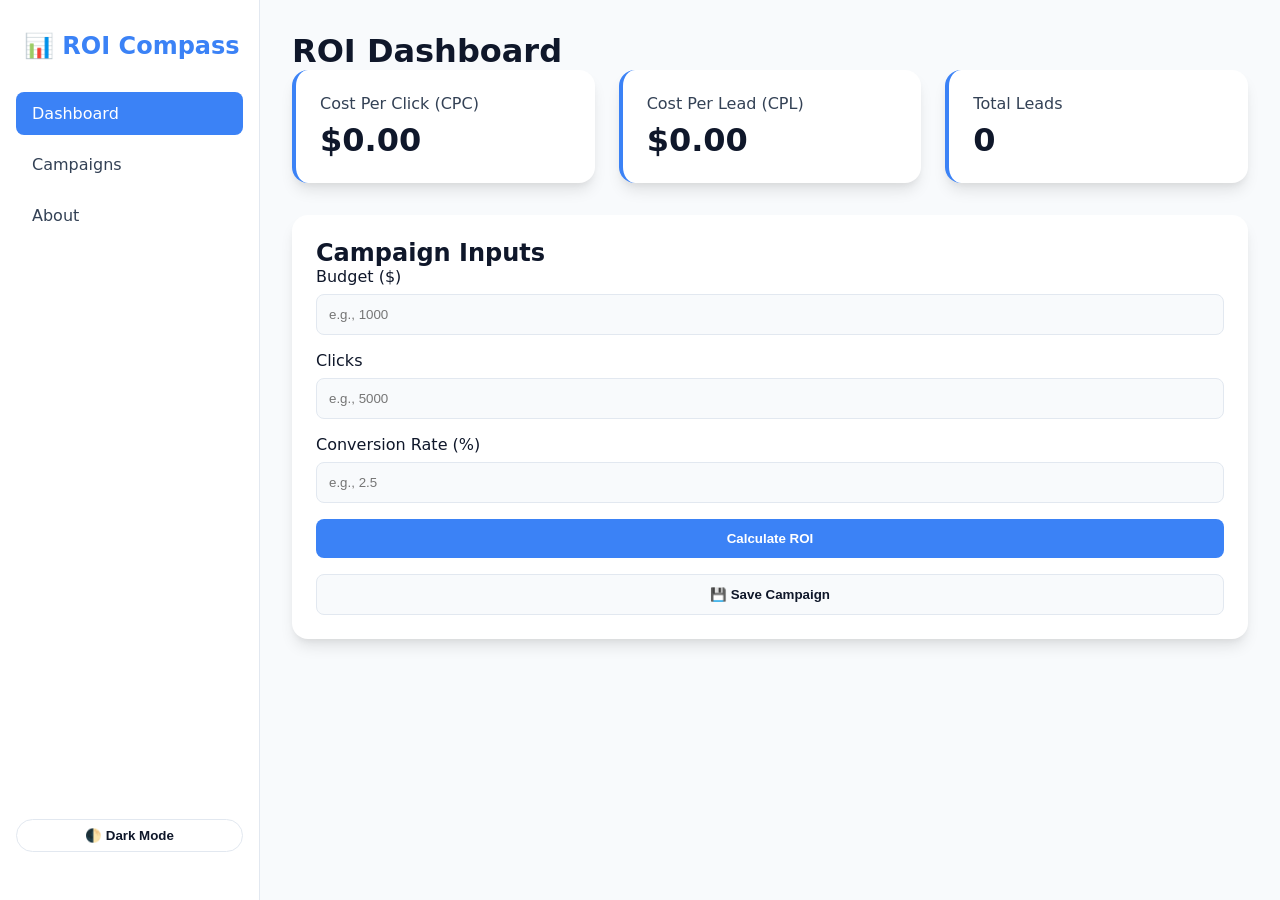
<file: index.html>
<!DOCTYPE html>
<html lang="en">
<head>
  <meta charset="UTF-8">
  <meta name="viewport" content="width=device-width, initial-scale=1.0">
  <title>ROI Compass | Dashboard</title>
  <link rel="stylesheet" href="assets/css/style.css">
</head>
<body>
  <div class="app-container">
    <aside class="sidebar">
      <div class="logo">
        <span>📊 ROI Compass</span>
      </div>
      <nav>
        <ul>
          <li><a href="index.html" class="active">Dashboard</a></li>
          <li><a href="campaigns.html">Campaigns</a></li>
          <li><a href="about.html">About</a></li>
        </ul>
      </nav>

      <div class="theme-toggle">
        <button id="darkModeToggle" aria-label="Toggle dark mode">🌓 Dark Mode</button>
      </div>
    </aside>

    <main class="main-content">
      <h1>ROI Dashboard</h1>
      
      <div class="metrics-grid">
        <div class="metric-card" id="cardCPC">
          <h3>Cost Per Click (CPC)</h3>
          <div class="metric-value" id="cpcValue">$0.00</div>
        </div>
        <div class="metric-card" id="cardCPL">
          <h3>Cost Per Lead (CPL)</h3>
          <div class="metric-value" id="cplValue">$0.00</div>
        </div>
        <div class="metric-card">
          <h3>Total Leads</h3>
          <div class="metric-value" id="leadsValue">0</div>
        </div>
      </div>

      <div class="form-card">
        <h2>Campaign Inputs</h2>
        <div class="input-group">
          <label for="budget">Budget ($)</label>
          <input type="number" id="budget" placeholder="e.g., 1000" step="any">
        </div>
        <div class="input-group">
          <label for="clicks">Clicks</label>
          <input type="number" id="clicks" placeholder="e.g., 5000" step="any">
        </div>
        <div class="input-group">
          <label for="convRate">Conversion Rate (%)</label>
          <input type="number" id="convRate" placeholder="e.g., 2.5" step="any">
        </div>
        <button id="calculateBtn" class="primary-btn">Calculate ROI</button>
        <button id="saveCampaignBtn" class="secondary-btn">💾 Save Campaign</button>
      </div>
    </main>
  </div>

  <script src="assets/js/calculations.js"></script>
  <script src="assets/js/ui.js"></script>
  <script src="assets/js/storage.js"></script>
</body>
</html>
</file>
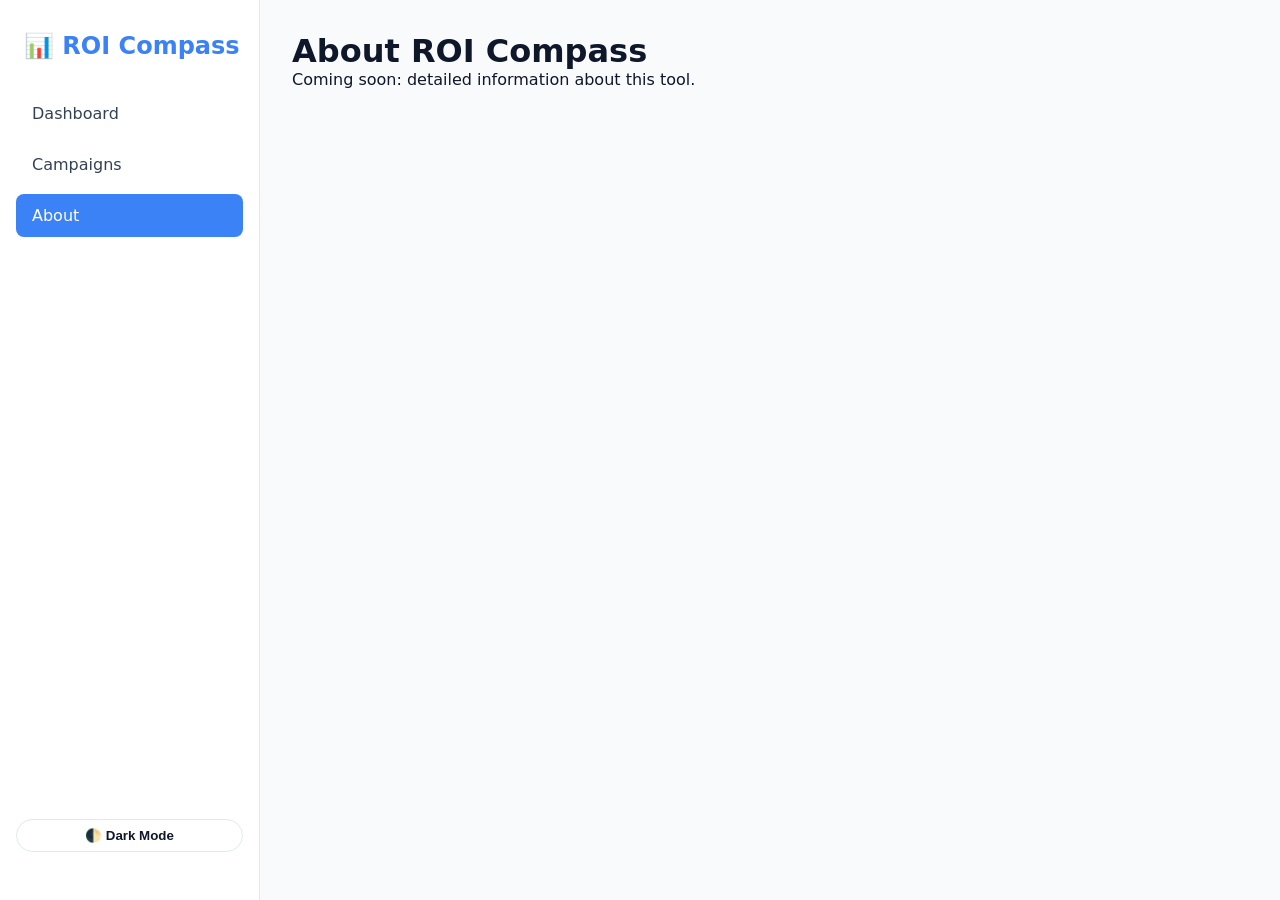
<file: about.html>
<!DOCTYPE html>
<html lang="en">
<head>
  <meta charset="UTF-8">
  <meta name="viewport" content="width=device-width, initial-scale=1.0">
  <title>ROI Compass | About</title>
  <link rel="stylesheet" href="assets/css/style.css">
</head>
<body>
  <div class="app-container">
    <aside class="sidebar">
      <div class="logo">
        <span>📊 ROI Compass</span>
      </div>
      <nav>
        <ul>
          <li><a href="index.html">Dashboard</a></li>
          <li><a href="campaigns.html">Campaigns</a></li>
          <li><a href="about.html" class="active">About</a></li>
        </ul>
      </nav>

      <div class="theme-toggle">
        <button id="darkModeToggle" aria-label="Toggle dark mode">🌓 Dark Mode</button>
      </div>
    </aside>
    <main class="main-content">
      <h1>About ROI Compass</h1>
      <div class="about-card">
        <p>Coming soon: detailed information about this tool.</p>
      </div>
    </main>
  </div>
  <script src="assets/js/ui.js"></script>
</body>
</html>
</file>
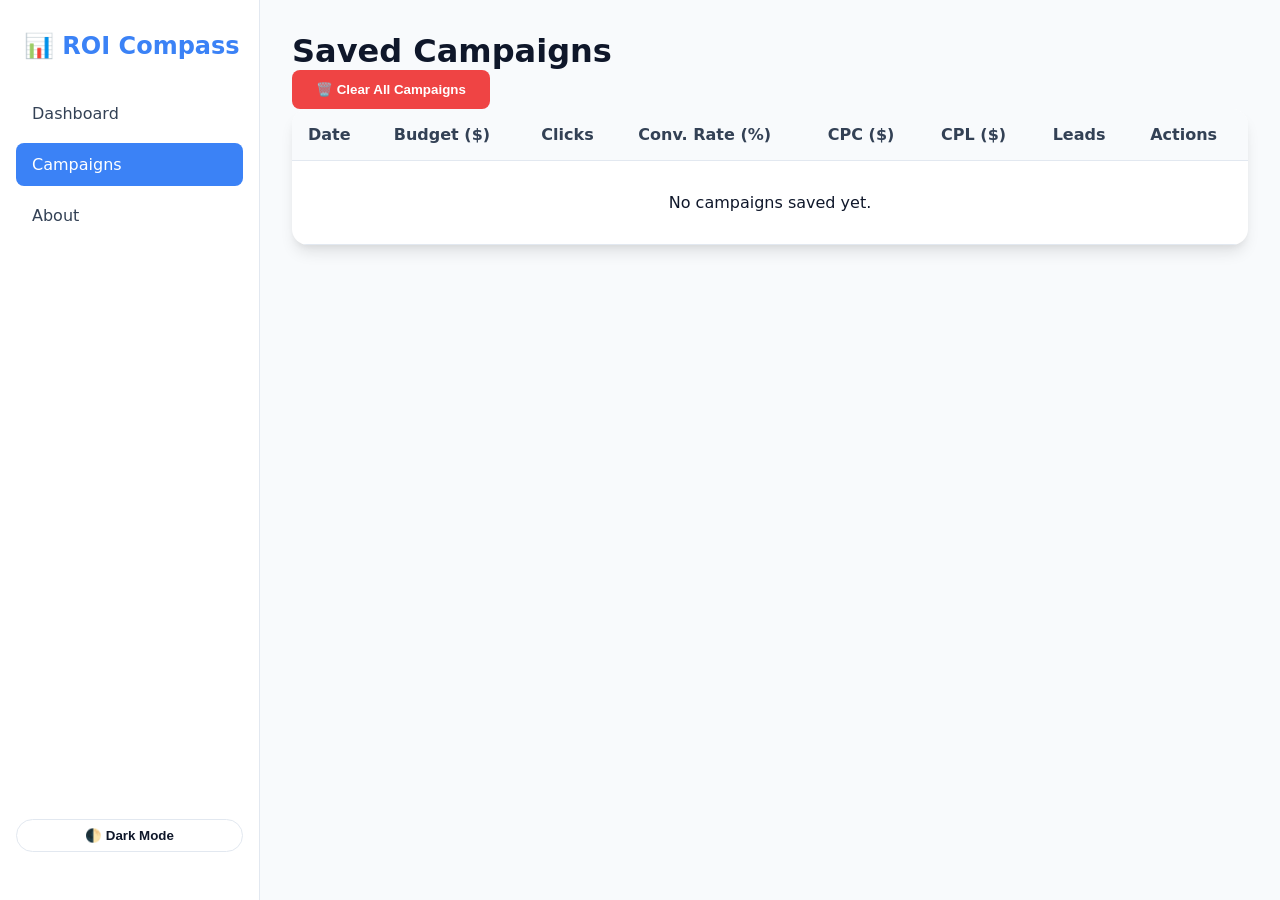
<file: campaigns.html>
<!DOCTYPE html>
<html lang="en">
<head>
  <meta charset="UTF-8">
  <meta name="viewport" content="width=device-width, initial-scale=1.0">
  <title>ROI Compass | Campaigns</title>
  <link rel="stylesheet" href="assets/css/style.css">
</head>
<body>
  <div class="app-container">
    <aside class="sidebar">
      <div class="logo">
        <span>📊 ROI Compass</span>
      </div>
      <nav>
        <ul>
          <li><a href="index.html">Dashboard</a></li>
          <li><a href="campaigns.html" class="active">Campaigns</a></li>
          <li><a href="about.html">About</a></li>
        </ul>
      </nav>

      <div class="theme-toggle">
        <button id="darkModeToggle" aria-label="Toggle dark mode">🌓 Dark Mode</button>
      </div>
    </aside>

    <main class="main-content">
      <h1>Saved Campaigns</h1>
      <div class="table-controls">
        <button id="clearAllBtn" class="danger-btn">🗑️ Clear All Campaigns</button>
      </div>
      <div class="table-wrapper">
        <table id="campaignsTable">
          <thead>
            <tr>
              <th>Date</th>
              <th>Budget ($)</th>
              <th>Clicks</th>
              <th>Conv. Rate (%)</th>
              <th>CPC ($)</th>
              <th>CPL ($)</th>
              <th>Leads</th>
              <th>Actions</th>
            </tr>
          </thead>
          <tbody id="campaignsTableBody">
            <tr><td colspan="8">No campaigns saved yet.</td></tr>
          </tbody>
        </table>
      </div>
    </main>
  </div>

  <script src="assets/js/calculations.js"></script>
  <script src="assets/js/storage.js"></script>
  <script src="assets/js/ui.js"></script>
</body>
</html>
</file>
<file: assets/css/style.css>
/* 1. Variables and Themes */
:root {
  --bg-primary: #f8fafc;
  --bg-secondary: #ffffff;
  --text-primary: #0f172a;
  --text-secondary: #334155;
  --accent: #3b82f6;
  --accent-hover: #2563eb;
  --border: #e2e8f0;
  --card-shadow: 0 10px 15px -3px rgba(0, 0, 0, 0.1), 0 4px 6px -2px rgba(0, 0, 0, 0.05);
  --danger: #ef4444;
  --danger-hover: #dc2626;
  --warning: #f59e0b;
  --success: #10b981;
}

body.dark {
  --bg-primary: #0f172a;
  --bg-secondary: #1e293b;
  --text-primary: #f1f5f9;
  --text-secondary: #cbd5e1;
  --border: #334155;
  --card-shadow: 0 10px 15px -3px rgba(0, 0, 0, 0.3);
}

/* 2. Global Reset & Base Styles */
* {
  margin: 0;
  padding: 0;
  box-sizing: border-box;
}

body {
  font-family: 'Inter', system-ui, -apple-system, BlinkMacSystemFont, 'Segoe UI', Roboto, Helvetica, sans-serif;
  background-color: var(--bg-primary);
  color: var(--text-primary);
  transition: background-color 0.3s, color 0.3s;
}

/* 3. Layout */
.app-container {
  display: flex;
  min-height: 100vh;
}

.sidebar {
  width: 260px;
  background-color: var(--bg-secondary);
  border-right: 1px solid var(--border);
  padding: 2rem 1rem;
  position: sticky;
  top: 0;
  height: 100vh;
  display: flex;
  flex-direction: column;
}

.main-content {
  flex: 1;
  padding: 2rem;
  max-width: calc(100% - 260px);
}

/* 4. Sidebar Elements */
.logo {
  font-size: 1.5rem;
  font-weight: bold;
  margin-bottom: 2rem;
  padding-left: 0.5rem;
  color: var(--accent);
}

nav ul {
  list-style: none;
}

nav li {
  margin-bottom: 0.5rem;
}

nav a {
  display: block;
  padding: 0.75rem 1rem;
  border-radius: 0.5rem;
  text-decoration: none;
  color: var(--text-secondary);
  transition: all 0.2s;
}

nav a:hover,
nav a.active {
  background-color: var(--accent);
  color: white;
}

/* 5. Components & Cards */
.metrics-grid {
  display: grid;
  grid-template-columns: repeat(auto-fit, minmax(250px, 1fr));
  gap: 1.5rem;
  margin-bottom: 2rem;
}

.metric-card, .form-card, .table-wrapper {
  background-color: var(--bg-secondary);
  border-radius: 1rem;
  padding: 1.5rem;
  box-shadow: var(--card-shadow);
  transition: background-color 0.3s;
}

.metric-card {
  border-left: 4px solid var(--accent);
}

.metric-card h3 {
  font-size: 1rem;
  font-weight: 500;
  color: var(--text-secondary);
  margin-bottom: 0.5rem;
}

.metric-value {
  font-size: 2rem;
  font-weight: bold;
  color: var(--text-primary);
}

/* 6. Forms & Inputs */
.input-group {
  margin-bottom: 1rem;
}

.input-group label {
  display: block;
  margin-bottom: 0.5rem;
  font-weight: 500;
  color: var(--text-primary);
}

input, textarea {
  width: 100%;
  padding: 0.75rem;
  border: 1px solid var(--border);
  border-radius: 0.5rem;
  background-color: var(--bg-primary);
  color: var(--text-primary);
  transition: border-color 0.2s, background-color 0.2s;
}

input:focus {
  outline: none;
  border-color: var(--accent);
}

input.error {
  border-color: var(--danger);
  background-color: rgba(239, 68, 68, 0.1);
}

/* 7. Buttons */
button {
  padding: 0.75rem 1.5rem;
  border: none;
  border-radius: 0.5rem;
  font-weight: 600;
  cursor: pointer;
  transition: all 0.2s;
}

.primary-btn {
  background-color: var(--accent);
  color: white;
  width: 100%;
}

.primary-btn:hover {
  background-color: var(--accent-hover);
}

.secondary-btn {
  background-color: var(--bg-primary);
  border: 1px solid var(--border);
  color: var(--text-primary);
  margin-top: 1rem;
  width: 100%;
}

.secondary-btn:hover {
  background-color: var(--border);
}

.danger-btn, .delete-campaign {
  background-color: var(--danger);
  color: white;
}

.danger-btn:hover, .delete-campaign:hover {
  background-color: var(--danger-hover);
}

/* 8. Data Table */
.table-wrapper {
  overflow-x: auto;
  padding: 0; /* Let table fill container */
}

table {
  width: 100%;
  border-collapse: collapse;
}

th, td {
  padding: 1rem;
  text-align: left;
  border-bottom: 1px solid var(--border);
}

th {
  background-color: var(--bg-primary);
  font-weight: 600;
  color: var(--text-secondary);
}

/* 9. Theme Toggle (At bottom of sidebar) */
.theme-toggle {
  margin-top: auto;
  padding: 1rem 0;
}

#darkModeToggle {
  background: none;
  border: 1px solid var(--border);
  border-radius: 2rem;
  padding: 0.5rem 1rem;
  cursor: pointer;
  width: 100%;
  color: var(--text-primary);
  transition: all 0.2s;
}

#darkModeToggle:hover {
  background-color: var(--border);
}
</file>
